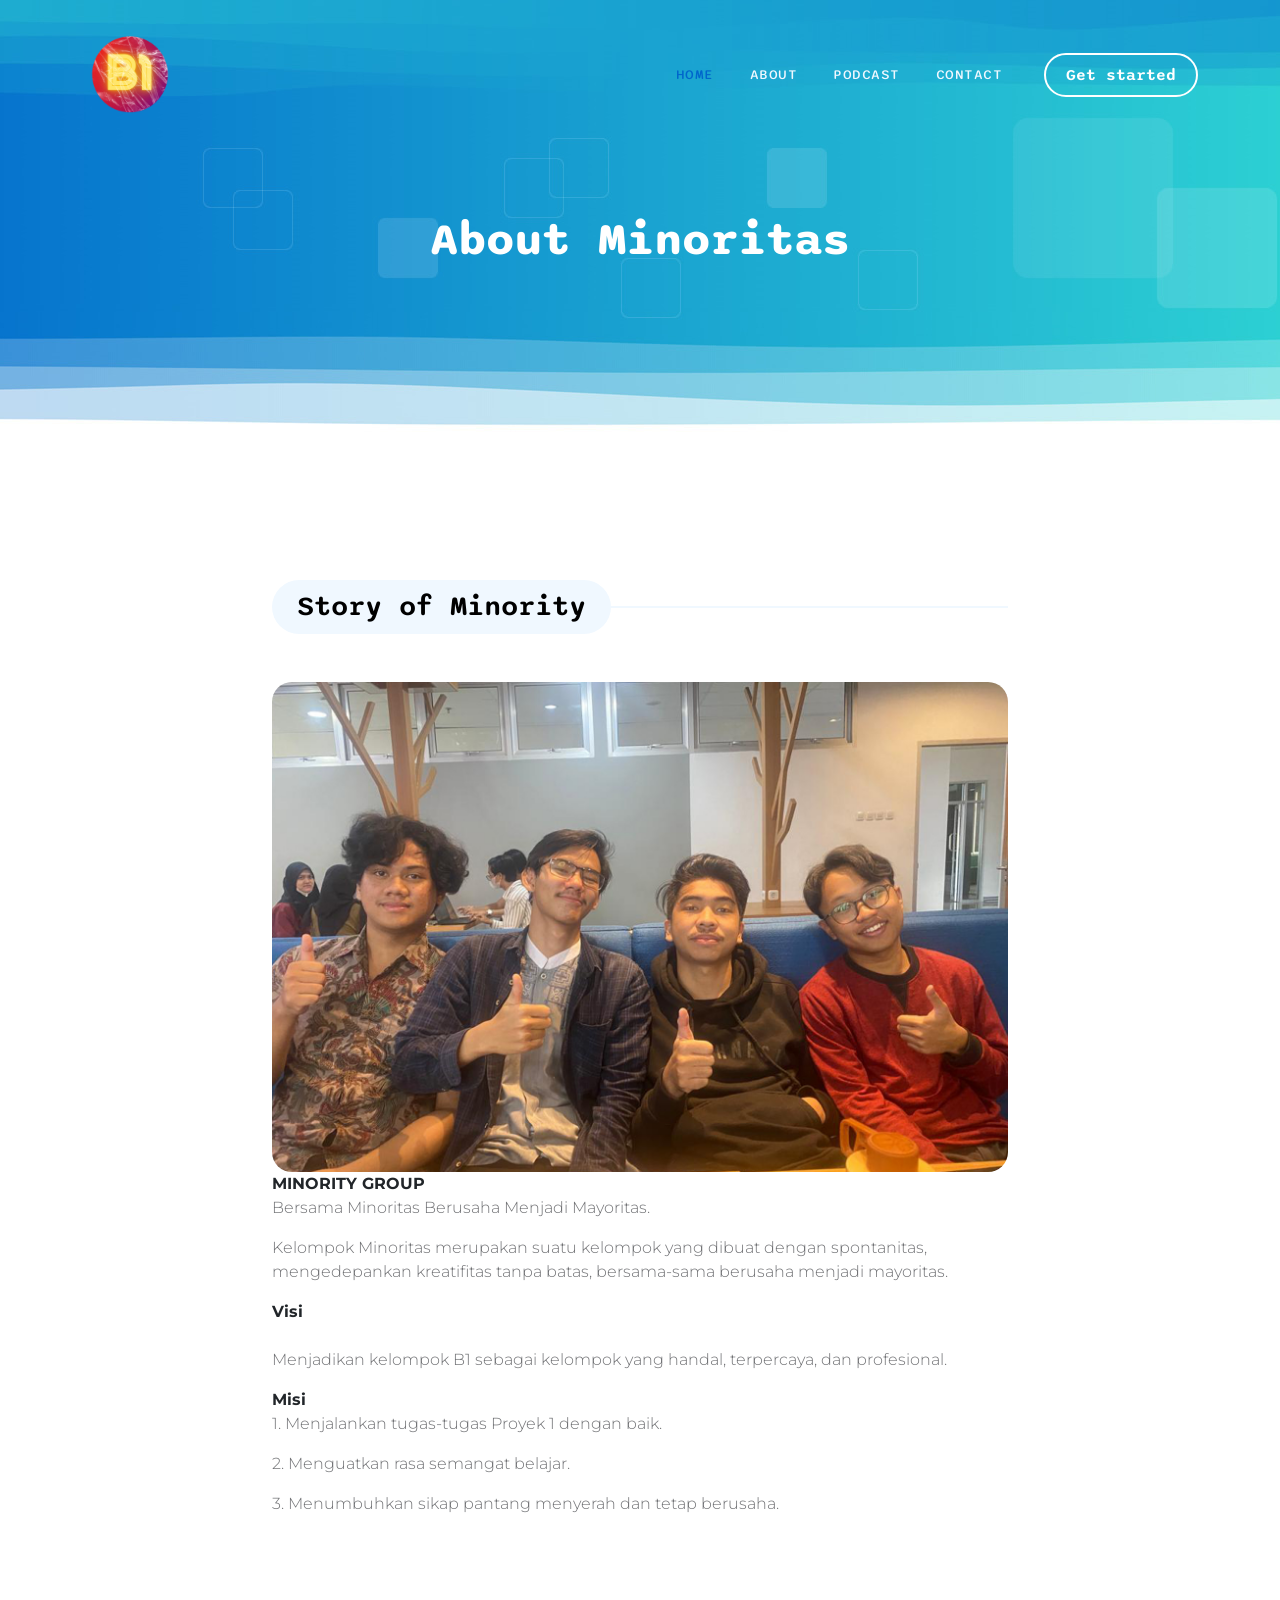
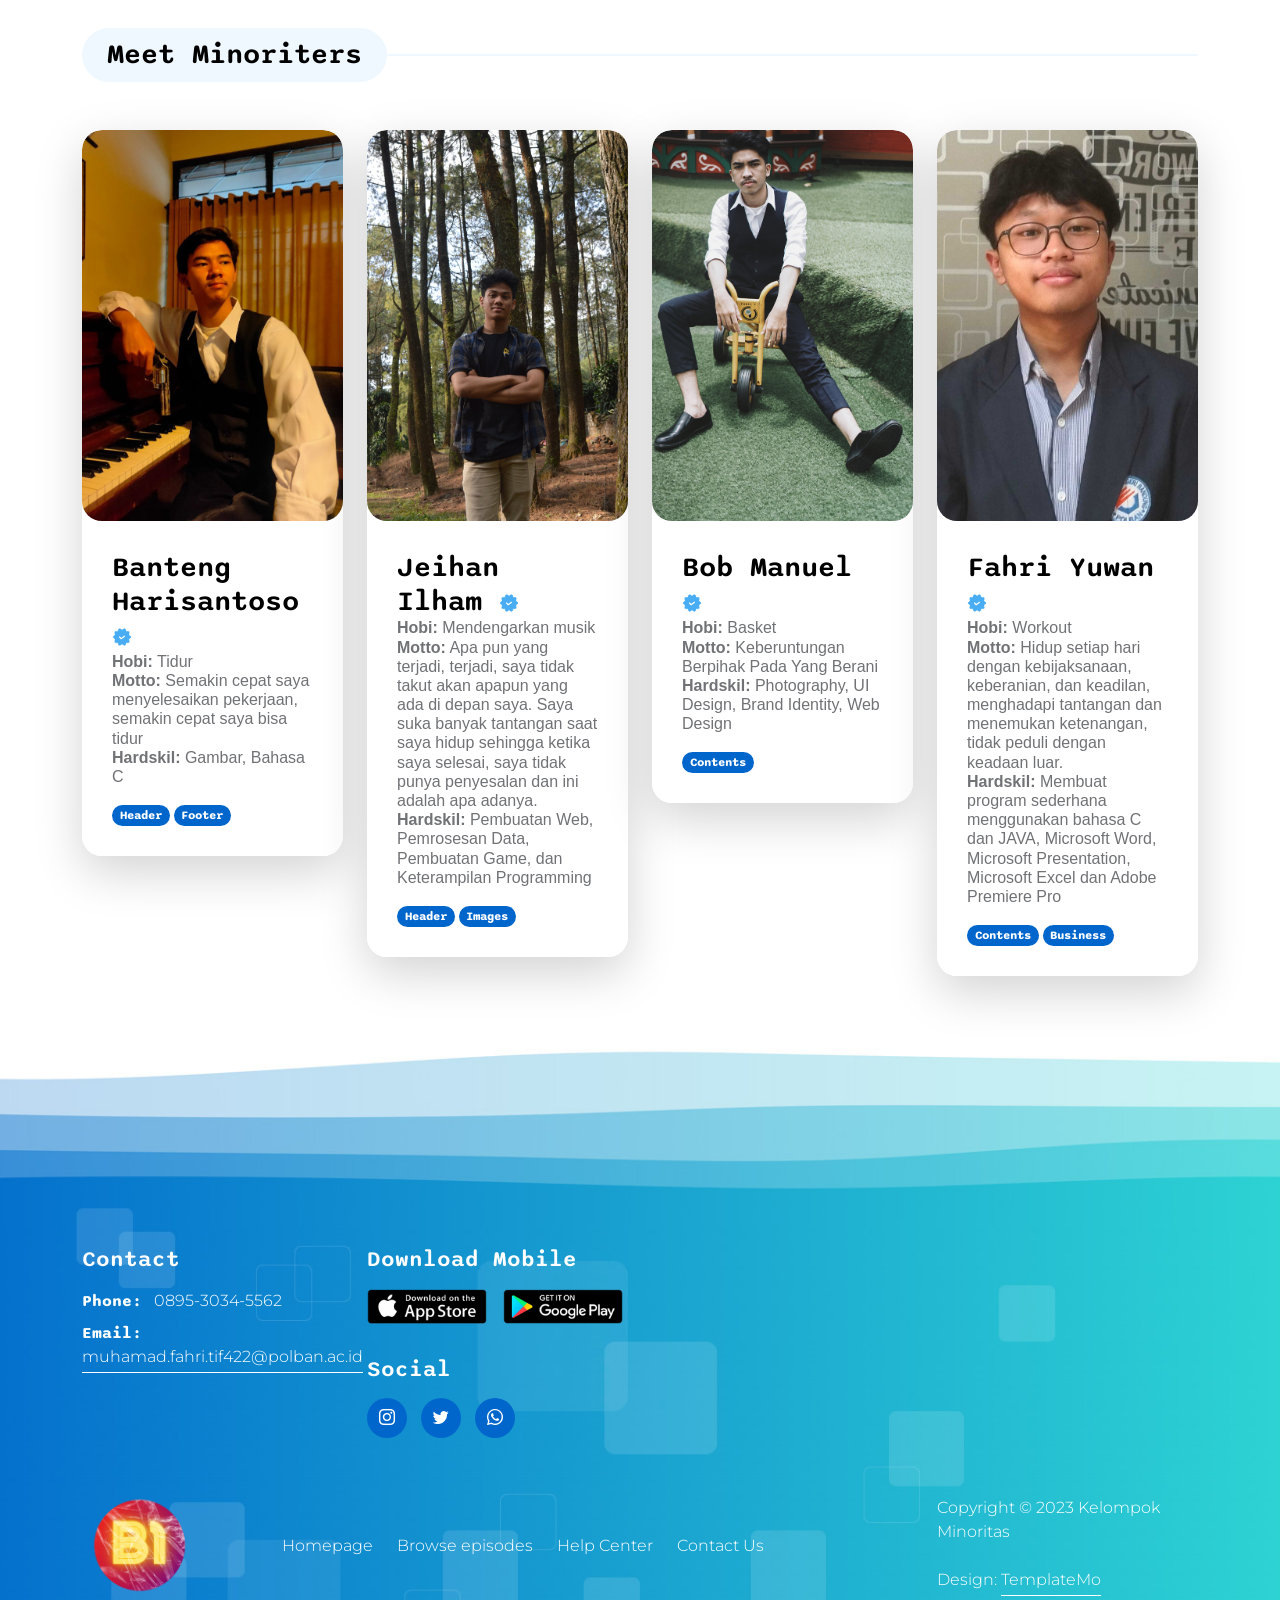
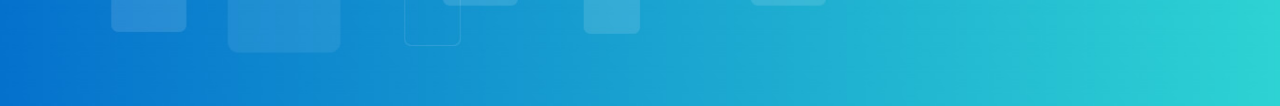
<file: about.html>
<!doctype html>
<html lang="en">
    <head>
        <meta charset="utf-8">
        <meta name="viewport" content="width=device-width, initial-scale=1">

        <meta name="description" content="">
        <meta name="author" content="">

        <title>Kelompok Minoritas - About Page</title>

        <!-- CSS FILES -->        
        <link rel="preconnect" href="https://fonts.googleapis.com">
        
        <link rel="preconnect" href="https://fonts.gstatic.com" crossorigin>

        <link href="https://fonts.googleapis.com/css2?family=Montserrat:wght@300;400&family=Sono:wght@200;300;400;500;700&display=swap" rel="stylesheet">
                        
        <link rel="stylesheet" href="css/bootstrap.min.css">

        <link rel="stylesheet" href="css/bootstrap-icons.css">

        <link rel="stylesheet" href="css/owl.carousel.min.css">
        
        <link rel="stylesheet" href="css/owl.theme.default.min.css">

        <link href="css/templatemo-pod-talk.css" rel="stylesheet">
<!--

TemplateMo 584 Pod Talk

https://templatemo.com/tm-584-pod-talk

-->
    </head>
    
    <body>

        <main>

            <nav class="navbar navbar-expand-lg">
                <div class="container">
                    <a class="navbar-brand me-lg-5 me-0" href="index.html">
                        <img src="images/pod-talk-logo.png" class="logo-image img-fluid" alt="templatemo pod talk">
                    </a>

                    
    
                    <button class="navbar-toggler" type="button" data-bs-toggle="collapse" data-bs-target="#navbarNav" aria-controls="navbarNav" aria-expanded="false" aria-label="Toggle navigation">
                        <span class="navbar-toggler-icon"></span>
                    </button>
    
                    <div class="collapse navbar-collapse" id="navbarNav">
                        <ul class="navbar-nav ms-lg-auto">
                            <li class="nav-item">
                                <a class="nav-link active" href="index.html">Home</a>
                            </li>

                            <li class="nav-item">
                                <a class="nav-link" href="about.html">About</a>
                            </li>

                            <li class="nav-item">
                                <a class="nav-link" href="detail-page.html">Podcast</a>
                            </li>

                            <li class="nav-item">
                                <a class="nav-link" href="contact.html">Contact</a>
                            </li>
                        </ul>

                        <div class="ms-4">
                            <a href="index.html" class="btn custom-btn custom-border-btn smoothscroll">Get started</a>
                        </div>
                    </div>
                </div>
            </nav>


            <header class="site-header d-flex flex-column justify-content-center align-items-center">
                <div class="container">
                    <div class="row">

                        <div class="col-lg-12 col-12 text-center">

                            <h2 class="mb-0">About Minoritas</h2>
                        </div>

                    </div>
                </div>
            </header>
            

            <section class="about-section section-padding" id="section_2">
                <div class="container">
                    <div class="row">

                        <div class="col-lg-8 col-12 mx-auto">
                            <div class="pb-5 mb-5">
                                <div class="section-title-wrap mb-4">
                                    <h4 class="section-title">Story of Minority</h4>
                                </div>

                                <img src="images/medium-shot-young-people-recording-podcast.jpg" class="about-image mt-5 img-fluid" alt="">
                                <b>MINORITY GROUP<br></b>
                                <p>Bersama Minoritas Berusaha Menjadi Mayoritas.</p>
                                <p>Kelompok Minoritas merupakan suatu kelompok yang dibuat dengan spontanitas, mengedepankan kreatifitas tanpa batas, bersama-sama berusaha menjadi mayoritas.</p>
                                <b>Visi</b>
                                <p><br>Menjadikan kelompok B1 sebagai kelompok yang handal, terpercaya, dan profesional.</p></p>
                                <b>Misi</b>
                                <p>1. Menjalankan tugas-tugas Proyek 1 dengan baik.</p>
                                <p>2. Menguatkan rasa semangat belajar.</p>
                                <p>3. Menumbuhkan sikap pantang menyerah dan tetap berusaha.</p>

                            </div>
                        </div>

                        <div class="col-lg-12 col-12">
                            <div class="section-title-wrap mb-5">
                                <h4 class="section-title">Meet Minoriters</h4>
                            </div>
                        </div>
                        
                        <div class="col-lg-3 col-md-6 col-12 mb-4 mb-lg-0">
                            <div class="team-thumb bg-white shadow-lg">
                                <img src="images/profile/cute-smiling-woman-outdoor-portrait.jpg" class="about-image img-fluid" alt="">

                                <div class="team-info">
                                    <h4 class="mb-2">
                                        Banteng Harisantoso
                                        <img src="images/verified.png" class="verified-image img-fluid" alt="">
                                        <p style="font-family: Arial"> <b>Hobi:</b> Tidur<br><b>Motto:</b> Semakin cepat saya menyelesaikan pekerjaan, semakin cepat saya bisa tidur<br><b>Hardskil:</b> Gambar, Bahasa C<br></p>
                                        
                                    </h4>

                                    <span class="badge">Header</span>

                                    <span class="badge">Footer</span>
                                </div>

                                <div class="social-share">
                                        <ul class="social-icon">
                                            <li class="social-icon-item">
                                                <a href="https://www.instagram.com/harisantoso03" class="social-icon-link bi-instagram"></a>
                                            </li>

                                            <li class="social-icon-item">
                                                <a href="https://web.facebook.com/ijen03" class="social-icon-link bi-facebook"></a>
                                            </li>
                                        </ul>
                                    </div>
                            </div>
                        </div>

                        <div class="col-lg-3 col-md-6 col-12 mb-4 mb-lg-0">
                            <div class="team-thumb bg-white shadow-lg">
                                <img src="images/profile/handsome-asian-man-listening-music-through-headphones.jpg" class="about-image img-fluid" alt="">

                                <div class="team-info">
                                    <h4 class="mb-2">
                                        Jeihan Ilham
                                        <img src="images/verified.png" class="verified-image img-fluid" alt="">
                                        <p style="font-family: Arial"> <b>Hobi:</b> Mendengarkan musik<br><b>Motto:</b> Apa pun yang terjadi, terjadi, saya tidak takut akan apapun yang ada di depan saya. Saya suka banyak tantangan saat saya hidup sehingga ketika saya selesai, saya tidak punya penyesalan dan ini adalah apa adanya.<br><b>Hardskil:</b> Pembuatan Web, Pemrosesan Data, Pembuatan Game, dan Keterampilan Programming<br></p>
										
                                    </h4>

                                    <span class="badge">Header</span>

                                    <span class="badge">Images</span>
                                </div>
                                
                                <div class="social-share">
                                    <ul class="social-icon">
                                        <li class="social-icon-item">
                                            <a href="https://twitter.com/FakeXin" class="social-icon-link bi-twitter"></a>
                                        </li>

                                        <li class="social-icon-item">
                                            <a href="https://web.facebook.com/jehan.ilham" class="social-icon-link bi-facebook"></a>
                                        </li>

                                        <li class="social-icon-item">
                                            <a href="https://id.pinterest.com/jeihanxin/" class="social-icon-link bi-pinterest"></a>
                                        </li>
                                    </ul>
                                </div>
                            </div>
                        </div>

                        <div class="col-lg-3 col-md-6 col-12 mb-4 mb-lg-0 mb-md-0">
                            <div class="team-thumb bg-white shadow-lg">
                                <img src="images/profile/smart-attractive-asian-glasses-male-standing-smile-with-freshness-joyful-casual-blue-shirt-portrait-white-background.jpg" class="about-image img-fluid" alt="">

                                <div class="team-info">
                                    <h4 class="mb-2">
                                        Bob Manuel
                                        <img src="images/verified.png" class="verified-image img-fluid" alt="">
                                         <p style="font-family: Arial"> <b>Hobi:</b> Basket<br><b>Motto:</b> Keberuntungan Berpihak Pada Yang Berani<br><b>Hardskil:</b> Photography, UI Design, Brand Identity, Web Design<br></p>
									</h4>

                                    <span class="badge">Contents</span>
                                </div>

                                <div class="social-share">
                                        <ul class="social-icon">
                                            <li class="social-icon-item">
                                                <a href="https://twitter.com/Bobskaii" class="social-icon-link bi-twitter"></a>
                                            </li>
                                        <li class="social-icon-item">
                                            <a href="https://www.instagram.com/bobmnueel" class="social-icon-link bi-instagram"></a>
                                        </li>											

                                        </ul>
                                    </div>
                            </div>
                        </div>

                        <div class="col-lg-3 col-md-6 col-12">
                            <div class="team-thumb bg-white shadow-lg">
                                <img src="images/profile/smiling-business-woman-with-folded-hands-against-white-wall-toothy-smile-crossed-arms.jpg" class="about-image img-fluid" alt="">

                                <div class="team-info">
                                    <h4 class="mb-2">
                                        Fahri Yuwan
                                        <img src="images/verified.png" class="verified-image img-fluid" alt="">
                                        <p style="font-family: Arial"> <b>Hobi:</b> Workout<br><b>Motto:</b> Hidup setiap hari dengan kebijaksanaan, keberanian, dan keadilan, menghadapi tantangan dan menemukan ketenangan, tidak peduli dengan keadaan luar.<br><b>Hardskil:</b> Membuat program sederhana menggunakan bahasa C dan JAVA, Microsoft Word, Microsoft Presentation, Microsoft Excel dan Adobe Premiere Pro<br></p>                                    
									</h4>

                                    <span class="badge">Contents</span>

                                    <span class="badge">Business</span>
                                </div>

                                <div class="social-share">
                                    <ul class="social-icon">
                                        <li class="social-icon-item">
                                            <a href="https://www.instagram.com/fahriyuwan_12" class="social-icon-link bi-instagram"></a>
                                        </li>									
                                        <li class="social-icon-item">
                                            <a href="https://twitter.com/Yuuhhhuuuu2" class="social-icon-link bi-twitter"></a>
                                        </li>

                                        <li class="social-icon-item">
                                            <a href="https://web.facebook.com/profile.php?id=100001939442697" class="social-icon-link bi-facebook"></a>
                                        </li>
                                    </ul>
                                </div>
                            </div>
                        </div>

                    </div>
                </div>
            </section>
        </main>


        <footer class="site-footer">   
            <div class="container">
                <div class="row">

                    <div class="col-lg-3 col-md-6 col-12 mb-4 mb-md-0 mb-lg-0">
                        <h6 class="site-footer-title mb-3">Contact</h6>

                        <p class="mb-2"><strong class="d-inline me-2">Phone:</strong> 0895-3034-5562</p>

                        <p>
                            <strong class="d-inline me-2">Email:</strong>
                            <a href="#">muhamad.fahri.tif422@polban.ac.id</a> 
                        </p>
                    </div>

                    <div class="col-lg-3 col-md-6 col-12">
                        <h6 class="site-footer-title mb-3">Download Mobile</h6>

                        <div class="site-footer-thumb mb-4 pb-2">
                            <div class="d-flex flex-wrap">
                                <a href="https://apps.apple.com/us/app/spotify-music-and-podcasts/id324684580">
                                    <img src="images/app-store.png" class="me-3 mb-2 mb-lg-0 img-fluid" alt="">
                                </a>

                                <a href="https://play.google.com/store/apps/details?id=com.spotify.music&hl=id&gl=US">
                                    <img src="images/play-store.png" class="img-fluid" alt="">
                                </a>
                            </div>
                        </div>

                        <h6 class="site-footer-title mb-3">Social</h6>

                        <ul class="social-icon">
                            <li class="social-icon-item">
                                <a href="https://www.instagram.com/dramatif4b_22/?hl=id" class="social-icon-link bi-instagram"></a>
                            </li>

                            <li class="social-icon-item">
                                <a href="https://twitter.com/infoPOLBAN?ref_src=twsrc%5Egoogle%7Ctwcamp%5Eserp%7Ctwgr%5Eauthor" class="social-icon-link bi-twitter"></a>
                            </li>

                            <li class="social-icon-item">
                                <a href="https://wa.me/6289530345562" class="social-icon-link bi-whatsapp"></a>
                            </li>
                        </ul>
                    </div>

                </div>
            </div>

            <div class="container pt-5">
                <div class="row align-items-center">

                    <div class="col-lg-2 col-md-3 col-12">
                        <a class="navbar-brand" href="index.html">
                            <img src="images/pod-talk-logo.png" class="logo-image img-fluid" alt="templatemo pod talk">
                        </a>
                    </div>

                    <div class="col-lg-7 col-md-9 col-12">
                        <ul class="site-footer-links">
                            <li class="site-footer-link-item">
                                <a href="#" class="site-footer-link">Homepage</a>
                            </li>

                            <li class="site-footer-link-item">
                                <a href="#section_2" class="site-footer-link">Browse episodes</a>
                            </li>

                            <li class="site-footer-link-item">
                                <a href="mailto:banteng.harisantoso.tif422@polban.ac.id" class="site-footer-link">Help Center</a>
                            </li>

                            <li class="site-footer-link-item">
                                <a href="https://wa.me/6289530345562" class="site-footer-link">Contact Us</a>
                            </li>
                        </ul>
                    </div>

                    <div class="col-lg-3 col-12">
                        <p class="copyright-text mb-0">Copyright © 2023 Kelompok Minoritas
                        <br><br>
                        Design: <a rel="nofollow" href="https://templatemo.com/page/1" target="_parent">TemplateMo</a></p>
                    </div>
                </div>
            </div>
        </footer>



        <!-- JAVASCRIPT FILES -->
        <script src="js/jquery.min.js"></script>
        <script src="js/bootstrap.bundle.min.js"></script>
        <script src="js/owl.carousel.min.js"></script>
        <script src="js/custom.js"></script>

    </body>
</html>
</file>
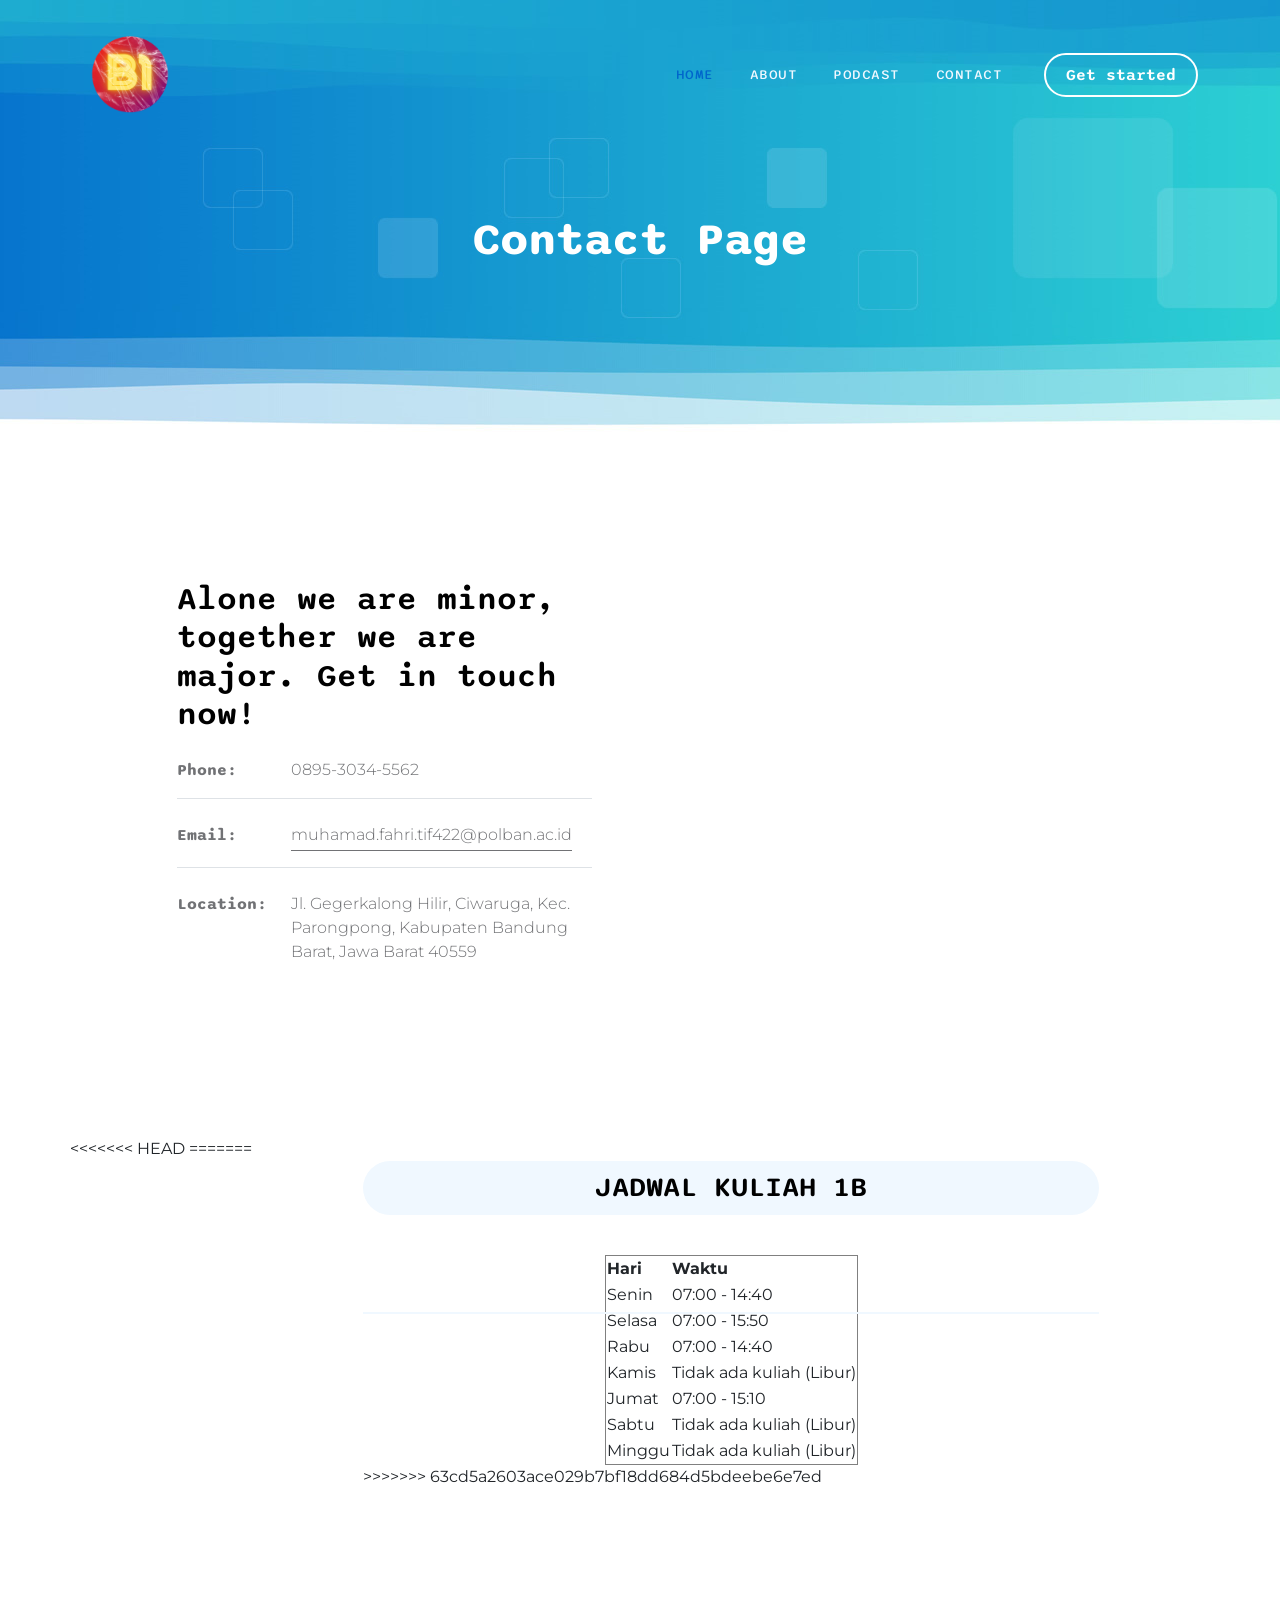
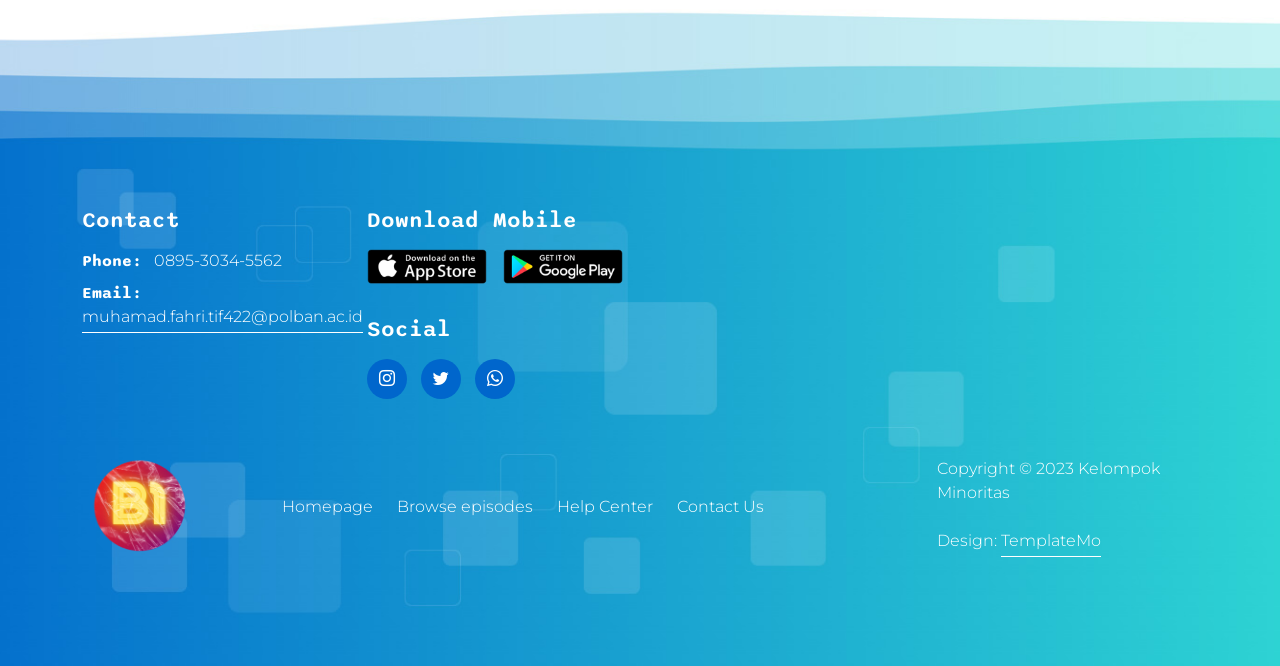
<file: contact.html>
<!doctype html>
<html lang="en">
    <head>
        <meta charset="utf-8">
        <meta name="viewport" content="width=device-width, initial-scale=1">

        <meta name="description" content="">
        <meta name="author" content="">

        <title>Pod Talk - Contact Page</title>

        <!-- CSS FILES -->        
        <link rel="preconnect" href="https://fonts.googleapis.com">
        
        <link rel="preconnect" href="https://fonts.gstatic.com" crossorigin>

        <link href="https://fonts.googleapis.com/css2?family=Montserrat:wght@300;400&family=Sono:wght@200;300;400;500;700&display=swap" rel="stylesheet">
                        
        <link rel="stylesheet" href="css/bootstrap.min.css">

        <link rel="stylesheet" href="css/bootstrap-icons.css">

        <link rel="stylesheet" href="css/owl.carousel.min.css">
        
        <link rel="stylesheet" href="css/owl.theme.default.min.css">

        <link href="css/templatemo-pod-talk.css" rel="stylesheet">
<!--

TemplateMo 584 Pod Talk

https://templatemo.com/tm-584-pod-talk

-->
    </head>
    <body>
        <main> 
			<nav class="navbar navbar-expand-lg">
                <div class="container">
                    <a class="navbar-brand me-lg-5 me-0" href="index.html">
                        <img src="images/pod-talk-logo.png" class="logo-image img-fluid" alt="templatemo pod talk">
                    </a>

    
                    <button class="navbar-toggler" type="button" data-bs-toggle="collapse" data-bs-target="#navbarNav" aria-controls="navbarNav" aria-expanded="false" aria-label="Toggle navigation">
                        <span class="navbar-toggler-icon"></span>
                    </button>
    
                    <div class="collapse navbar-collapse" id="navbarNav">
                        <ul class="navbar-nav ms-lg-auto">
                            <li class="nav-item">
                                <a class="nav-link active" href="index.html">Home</a>
                            </li>

                            <li class="nav-item">
                                <a class="nav-link" href="about.html">About</a>
                            </li>

                            <li class="nav-item">
                                <a class="nav-link" href="detail-page.html">Podcast</a>
                            </li>

                            <li class="nav-item">
                                <a class="nav-link" href="contact.html">Contact</a>
                            </li>
                        </ul>

                        <div class="ms-4">
                            <a href="index.html" class="btn custom-btn custom-border-btn smoothscroll">Get started</a>
                        </div>
                    </div>
                </div>
            </nav>


            <header class="site-header d-flex flex-column justify-content-center align-items-center">
                <div class="container">
                    <div class="row">

                        <div class="col-lg-12 col-12 text-center">

                            <h2 class="mb-0">Contact Page</h2>
                        </div>

                    </div>
                </div>
            </header>
            

            <section class="section-padding" id="section_2">
                <div class="container">
                    <div class="row justify-content-center">   
                        <div class="col-lg-5 col-12 pe-lg-5">
                            <div class="contact-info">
                                <h3 class="mb-4">Alone we are minor, together we are major. Get in touch now!</h3>

                                <p class="d-flex border-bottom pb-3 mb-4">
                                    <strong class="d-inline me-4">Phone:</strong>
                                    <span>0895-3034-5562</span>
                                </p>

                                <p class="d-flex border-bottom pb-3 mb-4">
                                    <strong class="d-inline me-4">Email:</strong>
                                    <a href="mailto:muhamad.fahri.tif422@polban.ac.id"> muhamad.fahri.tif422@polban.ac.id</a>  
                                </p>

                                <p class="d-flex">
                                    <strong class="d-inline me-4">Location:</strong>
                                    <span>Jl. Gegerkalong Hilir, Ciwaruga, Kec. Parongpong, Kabupaten Bandung Barat, Jawa Barat 40559</span>
                                </p>
                            </div>
                        </div>

                        <div class="col-lg-5 col-12 mt-5 mt-lg-0">
                            <iframe class="google-map" src="https://www.google.com/maps/embed?pb=!1m18!1m12!1m3!1d15844.614598236687!2d107.5650391794798!3d-6.872186017303564!2m3!1f0!2f0!3f0!3m2!1i1024!2i768!4f13.1!3m3!1m2!1s0x2e68e420abc30acf%3A0x10569255865460a5!2sPoliteknik%20Negeri%20Bandung!5e0!3m2!1sid!2sid!4v1676000426815!5m2!1sid!2sid" width="600" height="450" style="border:0;" allowfullscreen="" loading="lazy" referrerpolicy="no-referrer-when-downgrade"></iframe>
                        </div>

                    </div>
                </div>
            </section>

            <section class="contact-section section-padding pt-0">
                <div class="container">
                    <div class="row">

<<<<<<< HEAD
                        
=======
                        <div class="col-lg-8 col-12 mx-auto">
                            <div class="section-title-wrap mb-5">
							<br>
								<h4 class="section-title d-flex justify-content-center items-center">JADWAL KULIAH 1B</h4>
							<br>
							</p>
							<style>
								  table {
									margin: auto;
								  }
								</style>
								<table border="1">
									  <tr>
										<th>Hari</th>
										<th>Waktu</th>
									  </tr>
									  <tr>
										<td>Senin</td>
										<td>07:00 - 14:40</td>
									  </tr>
									  <tr>
										<td>Selasa</td>
										<td>07:00 - 15:50</td>
									  </tr>
									  <tr>
										<td>Rabu</td>
										<td>07:00 - 14:40</td>
									  </tr>
									  <tr>
										<td>Kamis</td>
										<td>Tidak ada kuliah (Libur)</td>
									  </tr>
									  <tr>
										<td>Jumat</td>
										<td>07:00 - 15:10</td>
									  </tr>
									  <tr>
										<td>Sabtu</td>
										<td>Tidak ada kuliah (Libur)</td>
									  </tr>
									  <tr>
										<td>Minggu</td>
										<td>Tidak ada kuliah (Libur)</td>
									  </tr>
								</table>
                  
>>>>>>> 63cd5a2603ace029b7bf18dd684d5bdeebe6e7ed

                    </div>
                </div>
            </section>
        </main>


        <footer class="site-footer">   
            <div class="container">
                <div class="row">

                    <div class="col-lg-3 col-md-6 col-12 mb-4 mb-md-0 mb-lg-0">
                        <h6 class="site-footer-title mb-3">Contact</h6>

                        <p class="mb-2"><strong class="d-inline me-2">Phone:</strong> 0895-3034-5562</p>

                        <p>
                            <strong class="d-inline me-2">Email:</strong>
                            <a href="mailto:muhamad.fahri.tif422@polban.ac.id"> muhamad.fahri.tif422@polban.ac.id</a>  
                        </p>
                    </div>

                    <div class="col-lg-3 col-md-6 col-12">
                        <h6 class="site-footer-title mb-3">Download Mobile</h6>

                        <div class="site-footer-thumb mb-4 pb-2">
                            <div class="d-flex flex-wrap">
                                <a href="https://apps.apple.com/us/app/spotify-music-and-podcasts/id324684580">
                                    <img src="images/app-store.png" class="me-3 mb-2 mb-lg-0 img-fluid" alt="">
                                </a>

                                <a href="https://play.google.com/store/apps/details?id=com.spotify.music&hl=id&gl=US">
                                    <img src="images/play-store.png" class="img-fluid" alt="">
                                </a>
                            </div>
                        </div>

                        <h6 class="site-footer-title mb-3">Social</h6>

                        <ul class="social-icon">
                            <li class="social-icon-item">
                                <a href="https://www.instagram.com/dramatif4b_22/?hl=id" class="social-icon-link bi-instagram"></a>
                            </li>

                            <li class="social-icon-item">
                                <a href="https://twitter.com/infoPOLBAN?ref_src=twsrc%5Egoogle%7Ctwcamp%5Eserp%7Ctwgr%5Eauthor" class="social-icon-link bi-twitter"></a>
                            </li>

                            <li class="social-icon-item">
                                <a href="https://wa.me/6289530345562" class="social-icon-link bi-whatsapp"></a>
                            </li>
                        </ul>
                    </div>

                </div>
            </div>

            <div class="container pt-5">
                <div class="row align-items-center">

                    <div class="col-lg-2 col-md-3 col-12">
                        <a class="navbar-brand" href="index.html">
                            <img src="images/pod-talk-logo.png" class="logo-image img-fluid" alt="templatemo pod talk">
                        </a>
                    </div>

                    <div class="col-lg-7 col-md-9 col-12">
                        <ul class="site-footer-links">
                            <li class="site-footer-link-item">
                                <a href="#" class="site-footer-link">Homepage</a>
                            </li>

                            <li class="site-footer-link-item">
                                <a href="#section_2" class="site-footer-link">Browse episodes</a>
                            </li>

                            <li class="site-footer-link-item">
                                <a href="mailto:banteng.harisantoso.tif422@polban.ac.id" class="site-footer-link">Help Center</a>
                            </li>

                            <li class="site-footer-link-item">
                                <a href="https://wa.me/6289530345562" class="site-footer-link">Contact Us</a>
                            </li>
                        </ul>
                    </div>

                    <div class="col-lg-3 col-12">
                        <p class="copyright-text mb-0">Copyright © 2023 Kelompok Minoritas
                        <br><br>
                        Design: <a rel="nofollow" href="https://templatemo.com/page/1" target="_parent">TemplateMo</a></p>
                    </div>
                </div>
            </div>
        </footer>


        <!-- JAVASCRIPT FILES -->
        <script src="js/jquery.min.js"></script>
        <script src="js/bootstrap.bundle.min.js"></script>
        <script src="js/owl.carousel.min.js"></script>
        <script src="js/custom.js"></script>

    </body>
</html>
</file>
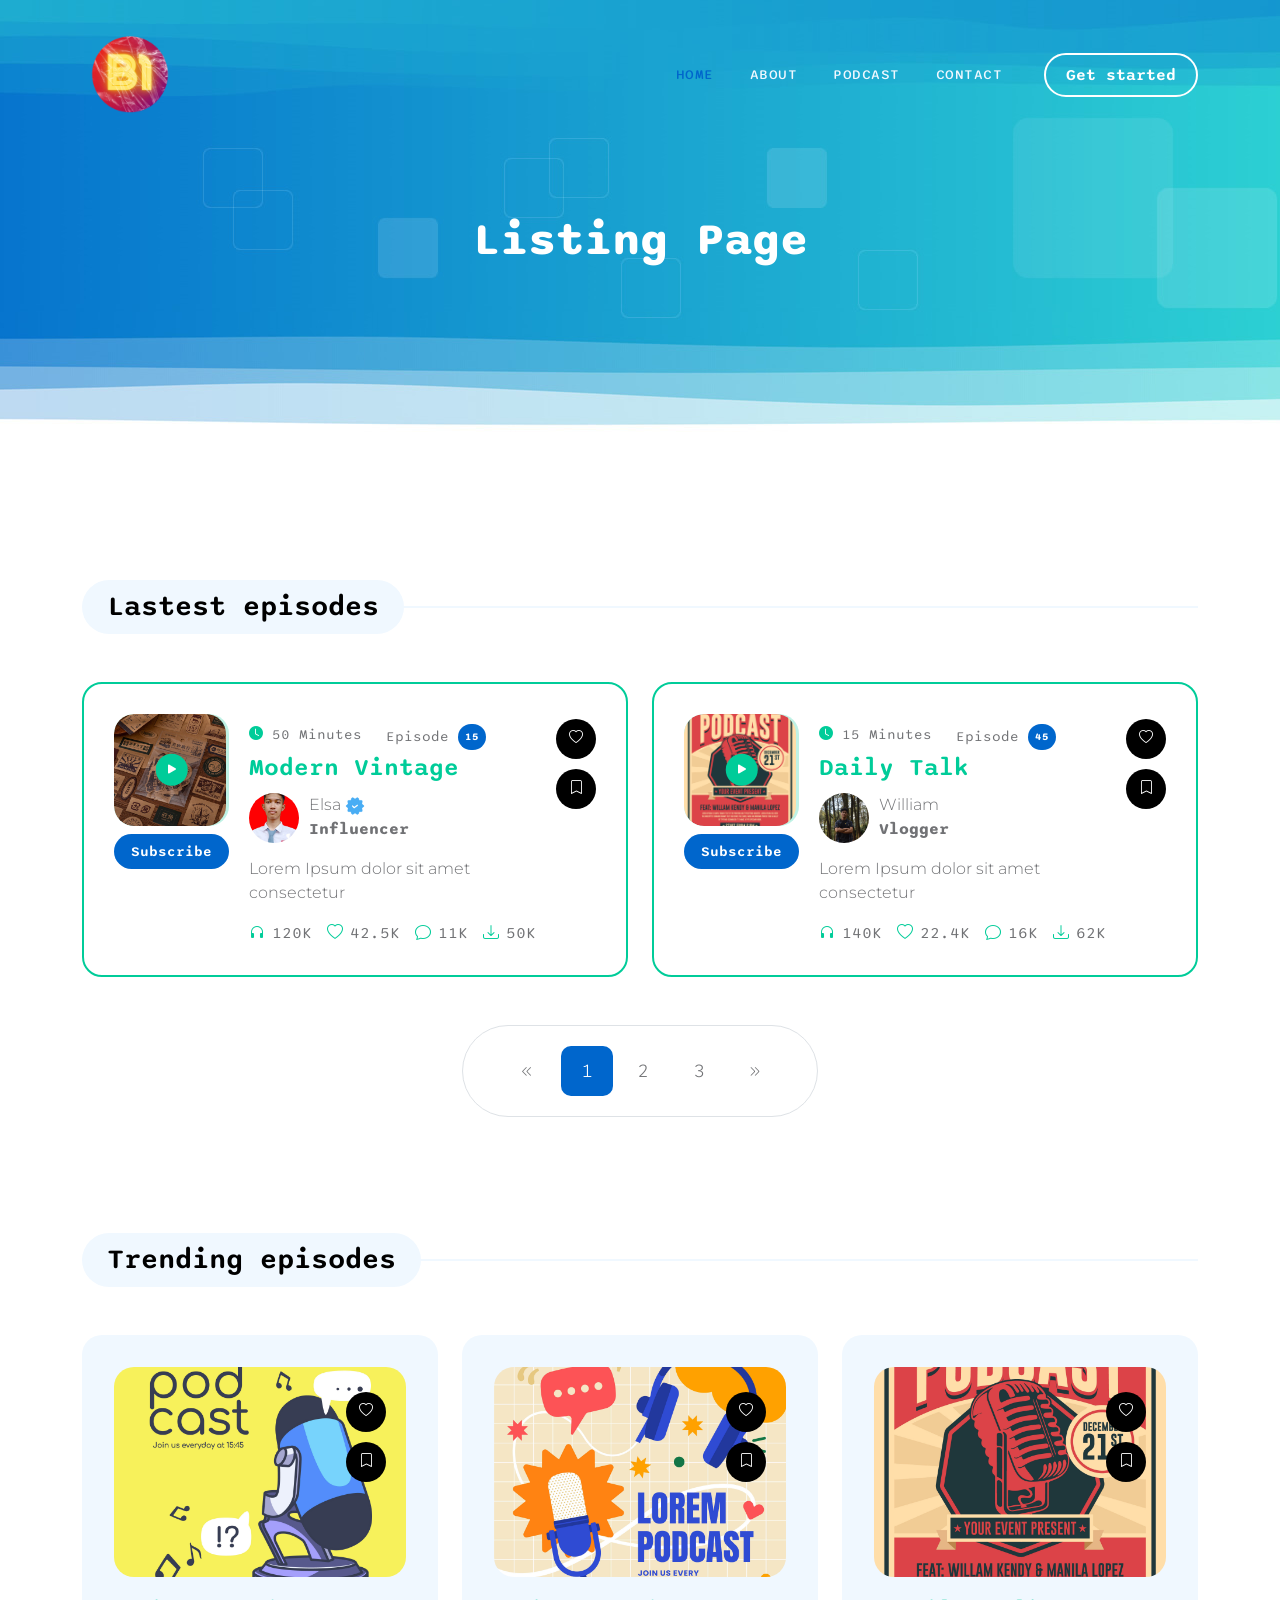
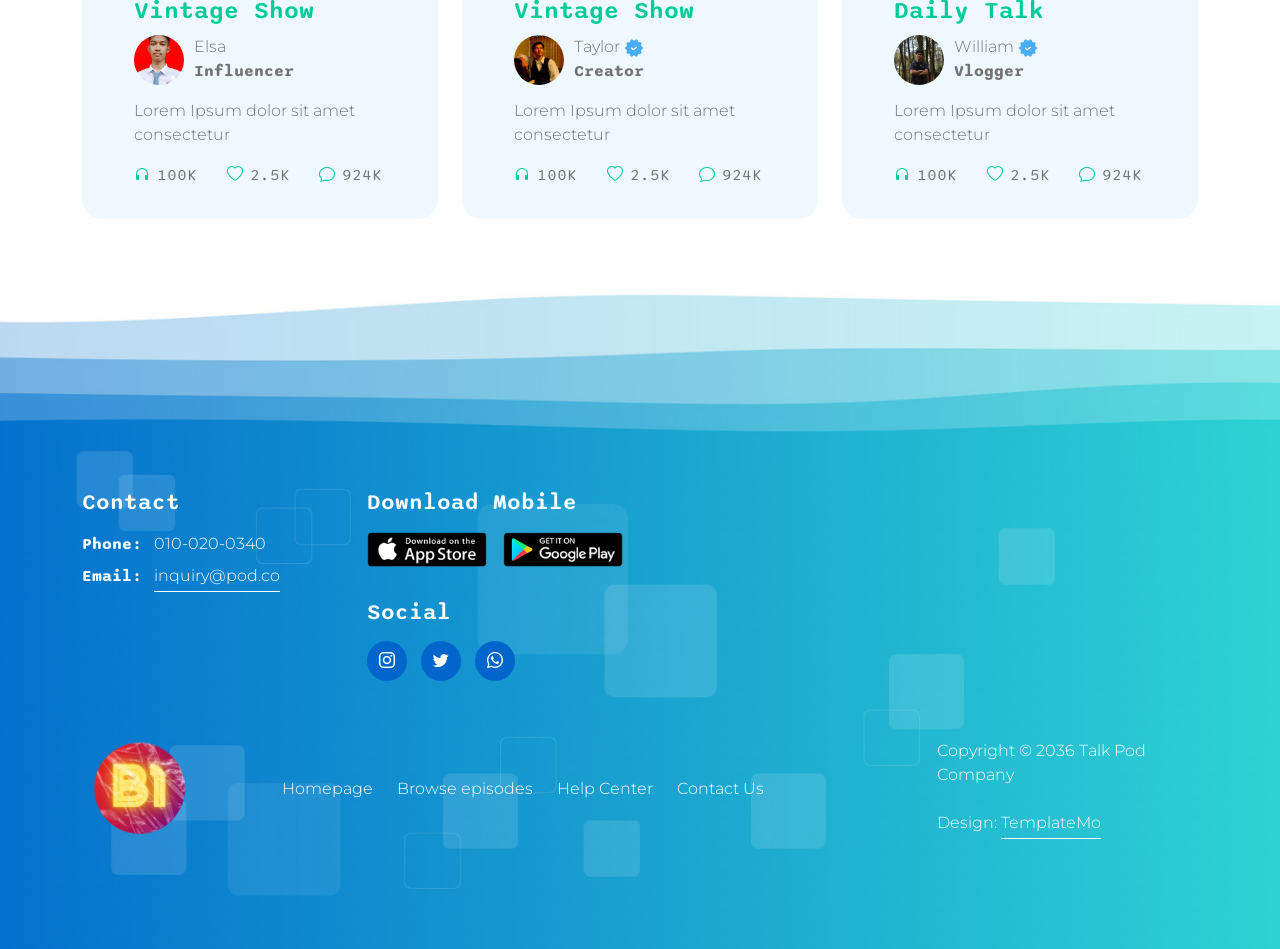
<file: listing-page.html>
<!doctype html>
<html lang="en">
    <head>
        <meta charset="utf-8">
        <meta name="viewport" content="width=device-width, initial-scale=1">

        <meta name="description" content="">
        <meta name="author" content="">

        <title>Pod Talk - Listing Page</title>

        <!-- CSS FILES -->        
        <link rel="preconnect" href="https://fonts.googleapis.com">
        
        <link rel="preconnect" href="https://fonts.gstatic.com" crossorigin>

        <link href="https://fonts.googleapis.com/css2?family=Montserrat:wght@300;400&family=Sono:wght@200;300;400;500;700&display=swap" rel="stylesheet">
                        
        <link rel="stylesheet" href="css/bootstrap.min.css">

        <link rel="stylesheet" href="css/bootstrap-icons.css">

        <link rel="stylesheet" href="css/owl.carousel.min.css">
        
        <link rel="stylesheet" href="css/owl.theme.default.min.css">

        <link href="css/templatemo-pod-talk.css" rel="stylesheet">
<!--

TemplateMo 584 Pod Talk

https://templatemo.com/tm-584-pod-talk

-->
    </head>
    
    <body>

        <main>

            <nav class="navbar navbar-expand-lg">
                <div class="container">
                    <a class="navbar-brand me-lg-5 me-0" href="index.html">
                        <img src="images/pod-talk-logo.png" class="logo-image img-fluid" alt="templatemo pod talk">
                    </a>
    
                    <button class="navbar-toggler" type="button" data-bs-toggle="collapse" data-bs-target="#navbarNav" aria-controls="navbarNav" aria-expanded="false" aria-label="Toggle navigation">
                        <span class="navbar-toggler-icon"></span>
                    </button>
    
                    <div class="collapse navbar-collapse" id="navbarNav">
                        <ul class="navbar-nav ms-lg-auto">
                            <li class="nav-item">
                                <a class="nav-link active" href="index.html">Home</a>
                            </li>

                            <li class="nav-item">
                                <a class="nav-link" href="about.html">About</a>
                            </li>

                            <li class="nav-item">
                                <a class="nav-link" href="detail-page.html">Podcast</a>
                            </li>

                            <li class="nav-item">
                                <a class="nav-link" href="contact.html">Contact</a>
                            </li>
                        </ul>
                        <div class="ms-4">
                            <a href="index.html" class="btn custom-btn custom-border-btn smoothscroll">Get started</a>
                        </div>
                    </div>
                </div>
            </nav>
            

             <header class="site-header d-flex flex-column justify-content-center align-items-center">
                <div class="container">
                    <div class="row">

                        <div class="col-lg-12 col-12 text-center">

                            <h2 class="mb-0">Listing Page</h2>
                        </div>

                    </div>
                </div>
            </header>


            <section class="latest-podcast-section section-padding" id="section_2">
                <div class="container">
                    <div class="row justify-content-center">

                        <div class="col-lg-12 col-12">
                            <div class="section-title-wrap mb-5">
                                <h4 class="section-title">Lastest episodes</h4>
                            </div>
                        </div>

                        <div class="col-lg-6 col-12 mb-4 mb-lg-0">
                            <div class="custom-block d-flex">
                                <div class="">
                                    <div class="custom-block-icon-wrap">
                                        <div class="section-overlay"></div>
                                        <a href="detail-page.html" class="custom-block-image-wrap">
                                            <img src="images/podcast/11683425_4790593.jpg" class="custom-block-image img-fluid" alt="">

                                            <a href="#" class="custom-block-icon">
                                                <i class="bi-play-fill"></i>
                                            </a>
                                        </a>
                                    </div>

                                    <div class="mt-2">
                                        <a href="#" class="btn custom-btn">
                                            Subscribe
                                        </a>
                                    </div>
                                </div>

                                <div class="custom-block-info">
                                    <div class="custom-block-top d-flex mb-1">
                                        <small class="me-4">
                                            <i class="bi-clock-fill custom-icon"></i>
                                            50 Minutes
                                        </small>

                                        <small>Episode <span class="badge">15</span></small>
                                    </div>

                                    <h5 class="mb-2">
                                        <a href="detail-page.html">
                                            Modern Vintage
                                        </a>
                                    </h5>

                                    <div class="profile-block d-flex">
                                        <img src="images/profile/woman-posing-black-dress-medium-shot.jpg" class="profile-block-image img-fluid" alt="">

                                        <p>
                                            Elsa
                                            <img src="images/verified.png" class="verified-image img-fluid" alt="">
                                            <strong>Influencer</strong></p>
                                    </div>

                                    <p class="mb-0">Lorem Ipsum dolor sit amet consectetur</p>

                                    <div class="custom-block-bottom d-flex justify-content-between mt-3">
                                        <a href="#" class="bi-headphones me-1">
                                            <span>120k</span>
                                        </a>

                                        <a href="#" class="bi-heart me-1">
                                            <span>42.5k</span>
                                        </a>

                                        <a href="#" class="bi-chat me-1">
                                            <span>11k</span>
                                        </a>

                                        <a href="#" class="bi-download">
                                            <span>50k</span>
                                        </a>
                                    </div>
                                </div>

                                <div class="d-flex flex-column ms-auto">
                                    <a href="#" class="badge ms-auto">
                                        <i class="bi-heart"></i>
                                    </a>

                                    <a href="#" class="badge ms-auto">
                                        <i class="bi-bookmark"></i>
                                    </a>
                                </div>
                            </div>
                        </div>

                        <div class="col-lg-6 col-12">
                            <div class="custom-block d-flex">
                                <div class="">
                                    <div class="custom-block-icon-wrap">
                                        <div class="section-overlay"></div>
                                        <a href="detail-page.html" class="custom-block-image-wrap">
                                            <img src="images/podcast/12577967_02.jpg" class="custom-block-image img-fluid" alt="">

                                            <a href="#" class="custom-block-icon">
                                                <i class="bi-play-fill"></i>
                                            </a>
                                        </a>
                                    </div>

                                    <div class="mt-2">
                                        <a href="#" class="btn custom-btn">
                                            Subscribe
                                        </a>
                                    </div>
                                </div>

                                <div class="custom-block-info">
                                    <div class="custom-block-top d-flex mb-1">
                                        <small class="me-4">
                                            <i class="bi-clock-fill custom-icon"></i>
                                            15 Minutes
                                        </small>

                                        <small>Episode <span class="badge">45</span></small>
                                    </div>

                                    <h5 class="mb-2">
                                        <a href="detail-page.html">
                                            Daily Talk
                                        </a>
                                    </h5>

                                    <div class="profile-block d-flex">
                                        <img src="images/profile/handsome-asian-man-listening-music-through-headphones.jpg" class="profile-block-image img-fluid" alt="">

                                        <p>William
                                            <strong>Vlogger</strong></p>
                                    </div>

                                    <p class="mb-0">Lorem Ipsum dolor sit amet consectetur</p>

                                    <div class="custom-block-bottom d-flex justify-content-between mt-3">
                                        <a href="#" class="bi-headphones me-1">
                                            <span>140k</span>
                                        </a>

                                        <a href="#" class="bi-heart me-1">
                                            <span>22.4k</span>
                                        </a>

                                        <a href="#" class="bi-chat me-1">
                                            <span>16k</span>
                                        </a>

                                        <a href="#" class="bi-download">
                                            <span>62k</span>
                                        </a>
                                    </div>
                                </div>

                                <div class="d-flex flex-column ms-auto">
                                    <a href="#" class="badge ms-auto">
                                        <i class="bi-heart"></i>
                                    </a>

                                    <a href="#" class="badge ms-auto">
                                        <i class="bi-bookmark"></i>
                                    </a>
                                </div>
                            </div>
                        </div>

                        <div class="col-lg-4 col-12 mx-auto">
                            <nav aria-label="Page navigation example">
                                <ul class="pagination pagination-lg justify-content-center mt-5">
                                    <li class="page-item">
                                        <a class="page-link" href="#" aria-label="Previous">
                                            <span aria-hidden="true">&laquo;</span>
                                        </a>
                                    </li>

                                    <li class="page-item active"><a class="page-link" href="#">1</a></li>

                                    <li class="page-item"><a class="page-link" href="#">2</a></li>

                                    <li class="page-item"><a class="page-link" href="#">3</a></li>

                                    <li class="page-item">
                                        <a class="page-link" href="#" aria-label="Next">
                                            <span aria-hidden="true">&raquo;</span>
                                        </a>
                                    </li>
                                </ul>
                            </nav>
                        </div>

                    </div>
                </div>
            </section>


            <section class="trending-podcast-section section-padding pt-0">
                <div class="container">
                    <div class="row">

                        <div class="col-lg-12 col-12">
                            <div class="section-title-wrap mb-5">
                                <h4 class="section-title">Trending episodes</h4>
                            </div>
                        </div>

                        <div class="col-lg-4 col-12 mb-4 mb-lg-0">
                            <div class="custom-block custom-block-full">
                                <div class="custom-block-image-wrap">
                                    <a href="detail-page.html">
                                        <img src="images/podcast/27376480_7326766.jpg" class="custom-block-image img-fluid" alt="">
                                    </a>
                                </div>

                                <div class="custom-block-info">
                                    <h5 class="mb-2">
                                        <a href="detail-page.html">
                                            Vintage Show
                                        </a>
                                    </h5>

                                    <div class="profile-block d-flex">
                                        <img src="images/profile/woman-posing-black-dress-medium-shot.jpg" class="profile-block-image img-fluid" alt="">

                                        <p>Elsa
                                            <strong>Influencer</strong></p>
                                    </div>

                                    <p class="mb-0">Lorem Ipsum dolor sit amet consectetur</p>

                                    <div class="custom-block-bottom d-flex justify-content-between mt-3">
                                        <a href="#" class="bi-headphones me-1">
                                            <span>100k</span>
                                        </a>

                                        <a href="#" class="bi-heart me-1">
                                            <span>2.5k</span>
                                        </a>

                                        <a href="#" class="bi-chat me-1">
                                            <span>924k</span>
                                        </a>
                                    </div>
                                </div>

                                <div class="social-share d-flex flex-column ms-auto">
                                    <a href="#" class="badge ms-auto">
                                        <i class="bi-heart"></i>
                                    </a>

                                    <a href="#" class="badge ms-auto">
                                        <i class="bi-bookmark"></i>
                                    </a>
                                </div>
                            </div>
                        </div>

                        <div class="col-lg-4 col-12 mb-4 mb-lg-0">
                            <div class="custom-block custom-block-full">
                                <div class="custom-block-image-wrap">
                                    <a href="detail-page.html">
                                        <img src="images/podcast/27670664_7369753.jpg" class="custom-block-image img-fluid" alt="">
                                    </a>
                                </div>

                                <div class="custom-block-info">
                                    <h5 class="mb-2">
                                        <a href="detail-page.html">
                                            Vintage Show
                                        </a>
                                    </h5>

                                    <div class="profile-block d-flex">
                                        <img src="images/profile/cute-smiling-woman-outdoor-portrait.jpg" class="profile-block-image img-fluid" alt="">

                                        <p>
                                            Taylor
                                            <img src="images/verified.png" class="verified-image img-fluid" alt="">
                                            <strong>Creator</strong>
                                        </p>
                                    </div>

                                    <p class="mb-0">Lorem Ipsum dolor sit amet consectetur</p>

                                    <div class="custom-block-bottom d-flex justify-content-between mt-3">
                                        <a href="#" class="bi-headphones me-1">
                                            <span>100k</span>
                                        </a>

                                        <a href="#" class="bi-heart me-1">
                                            <span>2.5k</span>
                                        </a>

                                        <a href="#" class="bi-chat me-1">
                                            <span>924k</span>
                                        </a>
                                    </div>
                                </div>

                                <div class="social-share d-flex flex-column ms-auto">
                                    <a href="#" class="badge ms-auto">
                                        <i class="bi-heart"></i>
                                    </a>

                                    <a href="#" class="badge ms-auto">
                                        <i class="bi-bookmark"></i>
                                    </a>
                                </div>
                            </div>
                        </div>

                        <div class="col-lg-4 col-12">
                            <div class="custom-block custom-block-full">
                                <div class="custom-block-image-wrap">
                                    <a href="detail-page.html">
                                        <img src="images/podcast/12577967_02.jpg" class="custom-block-image img-fluid" alt="">
                                    </a>
                                </div>

                                <div class="custom-block-info">
                                    <h5 class="mb-2">
                                        <a href="detail-page.html">
                                            Daily Talk
                                        </a>
                                    </h5>

                                    <div class="profile-block d-flex">
                                        <img src="images/profile/handsome-asian-man-listening-music-through-headphones.jpg" class="profile-block-image img-fluid" alt="">

                                        <p>
                                            William
                                            <img src="images/verified.png" class="verified-image img-fluid" alt="">
                                            <strong>Vlogger</strong></p>
                                    </div>

                                    <p class="mb-0">Lorem Ipsum dolor sit amet consectetur</p>

                                    <div class="custom-block-bottom d-flex justify-content-between mt-3">
                                        <a href="#" class="bi-headphones me-1">
                                            <span>100k</span>
                                        </a>

                                        <a href="#" class="bi-heart me-1">
                                            <span>2.5k</span>
                                        </a>

                                        <a href="#" class="bi-chat me-1">
                                            <span>924k</span>
                                        </a>
                                    </div>
                                </div>

                                <div class="social-share d-flex flex-column ms-auto">
                                    <a href="#" class="badge ms-auto">
                                        <i class="bi-heart"></i>
                                    </a>

                                    <a href="#" class="badge ms-auto">
                                        <i class="bi-bookmark"></i>
                                    </a>
                                </div>
                            </div>
                        </div>

                    </div>
                </div>
            </section>
        </main>


        <footer class="site-footer">
            <div class="container">
                <div class="row">

                    <div class="col-lg-3 col-md-6 col-12 mb-4 mb-md-0 mb-lg-0">
                        <h6 class="site-footer-title mb-3">Contact</h6>

                        <p class="mb-2"><strong class="d-inline me-2">Phone:</strong> 010-020-0340</p>

                        <p>
                            <strong class="d-inline me-2">Email:</strong>
                            <a href="#">inquiry@pod.co</a> 
                        </p>
                    </div>

                    <div class="col-lg-3 col-md-6 col-12">
                        <h6 class="site-footer-title mb-3">Download Mobile</h6>

                        <div class="site-footer-thumb mb-4 pb-2">
                            <div class="d-flex flex-wrap">
                                <a href="#">
                                    <img src="images/app-store.png" class="me-3 mb-2 mb-lg-0 img-fluid" alt="">
                                </a>

                                <a href="#">
                                    <img src="images/play-store.png" class="img-fluid" alt="">
                                </a>
                            </div>
                        </div>

                        <h6 class="site-footer-title mb-3">Social</h6>

                        <ul class="social-icon">
                            <li class="social-icon-item">
                                <a href="#" class="social-icon-link bi-instagram"></a>
                            </li>

                            <li class="social-icon-item">
                                <a href="#" class="social-icon-link bi-twitter"></a>
                            </li>

                            <li class="social-icon-item">
                                <a href="#" class="social-icon-link bi-whatsapp"></a>
                            </li>
                        </ul>
                    </div>

                </div>
            </div>

            <div class="container pt-5">
                <div class="row align-items-center">

                    <div class="col-lg-2 col-md-3 col-12">
                        <a class="navbar-brand" href="index.html">
                            <img src="images/pod-talk-logo.png" class="logo-image img-fluid" alt="templatemo pod talk">
                        </a>
                    </div>

                    <div class="col-lg-7 col-md-9 col-12">
                        <ul class="site-footer-links">
                            <li class="site-footer-link-item">
                                <a href="#" class="site-footer-link">Homepage</a>
                            </li>

                            <li class="site-footer-link-item">
                                <a href="#" class="site-footer-link">Browse episodes</a>
                            </li>

                            <li class="site-footer-link-item">
                                <a href="#" class="site-footer-link">Help Center</a>
                            </li>

                            <li class="site-footer-link-item">
                                <a href="#" class="site-footer-link">Contact Us</a>
                            </li>
                        </ul>
                    </div>

                    <div class="col-lg-3 col-12">
                        <p class="copyright-text mb-0">Copyright © 2036 Talk Pod Company
                        <br><br>
                        Design: <a rel="nofollow" href="https://templatemo.com/page/1" target="_parent">TemplateMo</a></p>
                    </div>
                </div>
            </div>
        </footer>

        <!-- JAVASCRIPT FILES -->
        <script src="js/jquery.min.js"></script>
        <script src="js/bootstrap.bundle.min.js"></script>
        <script src="js/owl.carousel.min.js"></script>
        <script src="js/custom.js"></script>

    </body>
</html>
</file>
<file: css/templatemo-pod-talk.css>
/*

TemplateMo 584 Pod Talk

https://templatemo.com/tm-584-pod-talk

*/



/*---------------------------------------
  CUSTOM PROPERTIES ( VARIABLES )             
-----------------------------------------*/
:root {
  --white-color:                  #ffffff;
  --primary-color:                #00CC99;
  --secondary-color:              #0066CC;
  --section-bg-color:             #f0f8ff;
  --custom-btn-bg-color:          #0066CC;
  --custom-btn-bg-hover-color:    #00CC99;
  --dark-color:                   #000000;
  --p-color:                      #717275;
  --border-color:                 #7fffd4;
  --link-hover-color:             #0066CC;

  --body-font-family:             'Montserrat', sans-serif;
  --title-font-family:            'Sono', sans-serif;

  --h1-font-size:                 58px;
  --h2-font-size:                 46px;
  --h3-font-size:                 32px;
  --h4-font-size:                 28px;
  --h5-font-size:                 24px;
  --h6-font-size:                 22px;
  --p-font-size:                  16px;
  --menu-font-size:               14px;

  --border-radius-large:          100px;
  --border-radius-medium:         20px;
  --border-radius-small:          10px;

  --font-weight-light:            300;
  --font-weight-normal:           400;
  --font-weight-medium:           500;
  --font-weight-semibold:         600;
  --font-weight-bold:             700;
}

body {
  background-color: var(--white-color);
  font-family: var(--body-font-family); 
}


/*---------------------------------------
  TYPOGRAPHY               
-----------------------------------------*/

h2,
h3,
h4,
h5,
h6 {
  color: var(--dark-color);
}

h1,
h2,
h3,
h4,
h5,
h6 {
  font-family: var(--title-font-family); 
  font-weight: var(--font-weight-semibold);
}

h1 {
  font-size: var(--h1-font-size);
  font-weight: var(--font-weight-bold);
}

h2 {
  font-size: var(--h2-font-size);
  font-weight: var(--font-weight-bold);
}

h3 {
  font-size: var(--h3-font-size);
}

h4 {
  font-size: var(--h4-font-size);
}

h5 {
  font-size: var(--h5-font-size);
}

h6 {
  font-size: var(--h6-font-size);
}

p {
  color: var(--p-color);
  font-size: var(--p-font-size);
  font-weight: var(--font-weight-light);
}

ul li {
  color: var(--p-color);
  font-size: var(--p-font-size);
  font-weight: var(--font-weight-light);
}

a, 
button {
  touch-action: manipulation;
  transition: all 0.3s;
}

a {
  display: inline-block;
  color: var(--primary-color);
  text-decoration: none;
}

a:hover {
  color: var(--link-hover-color);
}

b,
strong {
  font-weight: var(--font-weight-bold);
}

::selection {
  background-color: var(--primary-color);
  color: var(--white-color);
}


/*---------------------------------------
  SECTION               
-----------------------------------------*/
.section-title-wrap {
  position: relative;
}

.section-title-wrap::after {
  content: "";
  background: var(--section-bg-color);
  width: 100%;
  height: 2px;
  position: absolute;
  top: 50%;
  left: 50%;
  transform: translate(-50%, -50%);
  pointer-events: none;
}

.section-title {
  background: var(--section-bg-color);
  border-radius: var(--border-radius-large);
  display: inline-block;
  position: relative;
  z-index: 2;
  margin-bottom: 0;
  padding: 10px 25px;
}

.section-padding {
  padding-top: 100px;
  padding-bottom: 100px;
}

main {
  position: relative;
  z-index: 1;
}

.section-bg {
  background-color: var(--section-bg-color);
}

.section-overlay {
  background-color: var(--primary-color);
  position: absolute;
  top: 0;
  left: 0;
  pointer-events: none;
  width: 100%;
  height: 100%;
  opacity: 0.85;
}

.section-overlay + .container {
  position: relative;
}


/*---------------------------------------
  CUSTOM ICON COLOR               
-----------------------------------------*/
.custom-icon {
  color: var(--primary-color);
}


/*---------------------------------------
  CUSTOM BUTTON               
-----------------------------------------*/
.custom-btn {
  background: var(--custom-btn-bg-color);
  border: 2px solid transparent;
  border-radius: var(--border-radius-large);
  color: var(--white-color);
  font-family: var(--title-font-family);
  font-size: var(--p-font-size);
  font-weight: var(--font-weight-semibold);
  line-height: normal;
  transition: all 0.3s;
  padding: 10px 20px;
}

.custom-btn:hover {
  background: var(--custom-btn-bg-hover-color);
  color: var(--white-color);
}

.custom-border-btn {
  background: transparent;
  border: 2px solid var(--custom-btn-bg-color);
  color: var(--custom-btn-bg-color);
}

.custom-border-btn:hover {
  background: var(--custom-btn-bg-color);
  border-color: transparent;
  color: var(--primary-color);
}

.custom-btn-bg-white {
  border-color: var(--white-color);
  color: var(--white-color);
}


/*---------------------------------------
  SITE HEADER              
-----------------------------------------*/
.site-header {
  background-image: url('../images/templatemo-wave-header.jpg'), linear-gradient(#348CD2, #FFFFFF);;
  background-repeat: no-repeat;
  background-size: cover;
  background-position: center;
  min-height: 480px;
  position: relative;
}

.site-header h2 {
  color: var(--white-color);
}


/*---------------------------------------
  NAVIGATION              
-----------------------------------------*/
.navbar {
  background-color: transparent;
  position: absolute;
  top: 0;
  right: 0;
  left: 0;
  z-index: 9;
  padding-top: 20px;
  padding-bottom: 20px;
}

.navbar .navbar-brand,
.navbar .navbar-brand:hover {
  color: var(--white-color);
}

.navbar .logo-image {
  width: 100px;
}

.logo-image {
  width: 120px;
  height: auto;
}

.navbar-brand,
.navbar-brand:hover {
  font-size: var(--h3-font-size);
  font-weight: var(--font-weight-bold);
  display: inline-block;
}

.navbar-brand span {
  font-family: var(--title-font-family);
}

.navbar-nav .nav-link {
  display: inline-block;
  color: var(--section-bg-color);
  font-family: var(--title-font-family); 
  font-size: var(--menu-font-size);
  font-weight: var(--font-weight-medium);
  text-transform: uppercase;
  letter-spacing: 0.5px;
  position: relative;
  padding-top: 15px;
  padding-bottom: 15px;
}

.navbar-expand-lg .navbar-nav .nav-link {
  padding-right: 18px;
  padding-left: 18px;
}

.navbar-nav .nav-link.active, 
.navbar-nav .nav-link:hover {
  color: var(--secondary-color);
}

.navbar .dropdown-menu {
  background: var(--white-color);
  box-shadow: 0 1rem 3rem rgba(0,0,0,.175);
  border: 0;
  display: inherit;
  opacity: 0;
  min-width: 9rem;
  margin-top: 20px;
  padding: 13px 0 10px 0;
  transition: all 0.3s;
  pointer-events: none;
}

.navbar .dropdown-menu::before {
  content: "";
  width: 0;
  height: 0;
  border-left: 20px solid transparent;
  border-right: 20px solid transparent;
  border-bottom: 15px solid var(--white-color);
  position: absolute;
  top: -10px;
  left: 10px;
}

.navbar .dropdown-item {
  display: inline-block;
  color: var(--p-bg-color);
  font-family: var(--title-font-family); 
  font-size: var(--menu-font-size);
  font-weight: var(--font-weight-medium);
  text-transform: uppercase;
  letter-spacing: 0.5px;
  position: relative;
}

.navbar .dropdown-item.active, 
.navbar .dropdown-item:active,
.navbar .dropdown-item:focus, 
.navbar .dropdown-item:hover {
  background: transparent;
  color: var(--secondary-color);
}

.navbar .dropdown-toggle::after {
  content: "\f282";
  display: inline-block;
  font-family: bootstrap-icons !important;
  font-size: var(--menu-font-size);
  font-style: normal;
  font-weight: normal !important;
  font-variant: normal;
  text-transform: none;
  line-height: 1;
  vertical-align: -.125em;
  -webkit-font-smoothing: antialiased;
  -moz-osx-font-smoothing: grayscale;
  position: relative;
  left: 2px;
  border: 0;
}

@media screen and (min-width: 992px) {
  .navbar .dropdown:hover .dropdown-menu {
    opacity: 1;
    margin-top: 0;
    pointer-events: auto;
  }
}

.navbar .custom-border-btn {
  border-color: var(--white-color);
  color: var(--white-color);
}

.navbar .custom-border-btn:hover {
  background: var(--white-color);
  color: var(--secondary-color);
}

.navbar-toggler {
  border: 0;
  padding: 0;
  cursor: pointer;
  margin: 0;
  width: 30px;
  height: 35px;
  outline: none;
}

.navbar-toggler:focus {
  outline: none;
  box-shadow: none;
}

.navbar-toggler[aria-expanded="true"] .navbar-toggler-icon {
  background: transparent;
}

.navbar-toggler[aria-expanded="true"] .navbar-toggler-icon:before,
.navbar-toggler[aria-expanded="true"] .navbar-toggler-icon:after {
  transition: top 300ms 50ms ease, -webkit-transform 300ms 350ms ease;
  transition: top 300ms 50ms ease, transform 300ms 350ms ease;
  transition: top 300ms 50ms ease, transform 300ms 350ms ease, -webkit-transform 300ms 350ms ease;
  top: 0;
}

.navbar-toggler[aria-expanded="true"] .navbar-toggler-icon:before {
  transform: rotate(45deg);
}

.navbar-toggler[aria-expanded="true"] .navbar-toggler-icon:after {
  transform: rotate(-45deg);
}

.navbar-toggler .navbar-toggler-icon {
  background: var(--white-color);
  transition: background 10ms 300ms ease;
  display: block;
  width: 30px;
  height: 2px;
  position: relative;
}

.navbar-toggler .navbar-toggler-icon:before,
.navbar-toggler .navbar-toggler-icon:after {
  transition: top 300ms 350ms ease, -webkit-transform 300ms 50ms ease;
  transition: top 300ms 350ms ease, transform 300ms 50ms ease;
  transition: top 300ms 350ms ease, transform 300ms 50ms ease, -webkit-transform 300ms 50ms ease;
  position: absolute;
  right: 0;
  left: 0;
  background: var(--white-color);
  width: 30px;
  height: 2px;
  content: '';
}

.navbar-toggler .navbar-toggler-icon::before {
  top: -8px;
}

.navbar-toggler .navbar-toggler-icon::after {
  top: 8px;
}


/*---------------------------------------
  CAROUSEL        
-----------------------------------------*/
.hero-section {
  background-image: url('../images/templatemo-wave-banner.jpg'), linear-gradient(#348CD2, #FFFFFF);
  background-repeat: no-repeat;
  background-size: 108% 76%;
  background-position: top;
  padding-top: 200px;
}

.owl-carousel {
  text-align: center;
}

.owl-carousel-image {
  display: block;
}

.owl-carousel .owl-item .owl-carousel-verified-image {
  display: inline-block;
  width: 30px;
  height: auto;
  position: relative;
  right: 5px;
}

.verified-image {
  display: inline-block;
  width: 20px;
  height: auto;
}

.owl-carousel .owl-item {
  opacity: 0.35;
}

.owl-carousel .owl-item.active.center {
  opacity: 1;
}

.owl-carousel-info-wrap {
  border-radius: var(--border-radius-medium);
  position: relative;
  overflow: hidden;
  text-align: left;
}

.owl-carousel-info {
  background-color: var(--section-bg-color);
  box-shadow: 0 1rem 3rem rgba(0,0,0,.175);
  position: absolute;
  bottom: 0;
  right: 0;
  left: 0;
  padding: 30px;
}

.badge {
  background-color: var(--custom-btn-bg-color);
  font-family: var(--title-font-family);
  border-radius: var(--border-radius-large);
  color: var(--white-color);
  padding-bottom: 5px;
}

.owl-carousel-info-wrap .social-share,
.team-thumb .social-share {
  position: absolute;
  right: 0;
  bottom: 0;
}

.owl-carousel-info-wrap .social-icon,
.team-thumb .social-icon {
  opacity: 0;
  transition: all 0.3s ease;
  transform: translateX(0);
  padding-right: 20px;
  padding-left: 20px;
}

.owl-carousel .owl-item.active.center .owl-carousel-info-wrap:hover .social-icon,
.team-thumb:hover .social-icon {
  transform: translateY(-100%);
  opacity: 1;
}

.owl-carousel-info-wrap .social-icon-item,
.owl-carousel-info-wrap .social-icon-link,
.team-thumb .social-icon-item,
.team-thumb .social-icon-link {
  display: block;
  margin-bottom: 10px;
  margin-left: auto;
}

.owl-carousel-info-wrap .social-icon-link {
  margin-top: 5px;
  margin-bottom: 5px;
}

.owl-carousel .owl-dots {
  background-color: var(--white-color);
  box-shadow: 0 1rem 3rem rgba(0,0,0,.175);
  border-radius: var(--border-radius-large);
  display: inline-block;
  margin: auto;
  margin-top: 40px;
  padding: 15px 25px;
  padding-bottom: 7px;
}

.owl-theme .owl-nav.disabled+.owl-dots {
  margin-top: 40px;
}

.owl-theme .owl-dots .owl-dot.active span, 
.owl-theme .owl-dots .owl-dot:hover span {
  background: var(--secondary-color);
}


/*---------------------------------------
  CUSTOM BLOCK              
-----------------------------------------*/
.custom-block {
  border: 2px solid var(--primary-color);
  border-radius: var(--border-radius-medium);
  position: relative;
  overflow: hidden;
  padding: 30px;
  transition: all 0.3s ease;
}

.custom-block:hover {
  background: var(--white-color);
  box-shadow: 0 1rem 3rem rgba(0,0,0,.175);
  border-color: transparent;
  transform: translateY(-3px);
}

.custom-block-info {
  display: block;
  padding: 10px 20px;
  padding-bottom: 0;
}

.custom-block-image-wrap {
  position: relative;
  display: block;
  height: 100%;
}

.custom-block-image-wrap > a {
  display: block;
}

.custom-block-image {
  border-radius: var(--border-radius-medium);
  display: block;
  width: 112px;
  height: 112px;
  object-fit: cover;
}

.custom-block-image-detail-page .custom-block-image {
  width: 100%;
  height: 212px;
}

.custom-block .custom-block-icon {
  position: absolute;
  top: 50%;
  left: 50%;
  transform: translate(-50%, -50%);
}

.custom-block-icon-wrap {
  border-radius: var(--border-radius-medium);
  position: relative;
  overflow: hidden;
}

.custom-block-icon-wrap .section-overlay {
  opacity: 0.25;
}

.custom-block-btn-group {
  position: absolute;
  bottom: 0;
  right: 0;
  left: 0;
  margin: 20px;
}

.custom-block-btn-group .custom-block-icon {
  position: relative;
  top: 0;
  left: 0;
  transform: none;
}

.custom-block-icon {
  background: var(--primary-color);
  border-radius: var(--border-radius-medium);
  font-size: var(--p-font-size);
  color: var(--white-color);
  text-align: center;
  width: 32.5px;
  height: 32.5px;
  line-height: 32.5px;
  transition: all 0.3s;
}

.custom-block-icon:hover {
  background: var(--secondary-color);
  color: var(--white-color);
}

.custom-block .custom-btn {
  font-size: var(--menu-font-size);
  padding: 7px 15px;
}

.custom-block .custom-block-info + div .badge {
  background-color: var(--dark-color);
  color: var(--white-color);
  border-radius: 50px !important;
  font-size: var(--menu-font-size);
  display: flex;
  justify-content: center;
  text-align: center;
  width: 40px;
  height: 40px;
  line-height: 30px;
  margin-top: 5px;
  margin-bottom: 5px;
}

.custom-block .custom-block-info + div .badge:hover {
  background-color: var(--secondary-color);
}

.custom-block-full {
  background-color: var(--section-bg-color);
  border-color: transparent;
}

.custom-block-full:hover {
  border-color: var(--primary-color);
}

.custom-block-full .custom-block-info {
  padding: 20px;
  padding-bottom: 0;
}

.custom-block-full .custom-block-image {
  width: 100%;
  height: 210px;
}

.custom-block-full .social-share {
  position: absolute;
  top: 0;
  right: 0;
  margin: 50px;
}

.custom-block-top small {
  color: var(--p-color);
  font-family: var(--title-font-family);
}

.custom-block-top .badge {
  background-color: var(--secondary-color);
  color: var(--white-color);
  display: inline-block;
  vertical-align: middle;
  height: 26.64px;
  line-height: 20px;
}

.custom-block-bottom a:hover span {
  color: var(--primary-color);
}

.custom-block-bottom a span {
  font-family: var(--title-font-family);
  color: var(--p-color);
  text-transform: uppercase;
  margin-left: 3px;
}

.custom-block-overlay {
  border-color: transparent;
  padding: 0;
}

.custom-block-overlay .custom-block-image {
  margin: auto;
  width: 100%;
  height: 210px;
  transition: all 0.3s;
}

.custom-block-overlay:hover .custom-block-image {
  padding: 15px;
  padding-bottom: 0;
}

.custom-block-overlay-info {
  padding: 15px 20px 20px 20px;
}


/*---------------------------------------
  PROIFLE BLOCK               
-----------------------------------------*/
.profile-block {
  margin-top: 10px;
}

.profile-block-image {
  border-radius: var(--border-radius-large);
  width: 50px;
  height: 50px;
  object-fit: cover;
  margin-right: 10px;
}

.profile-block p strong {
  display: block;
  font-family: var(--title-font-family);
}

.profile-detail-block {
  border: 1px solid #dee2e6;
  border-radius: var(--border-radius-large);
  padding: 25px 35px;
}

.profile-detail-block p {
  margin-bottom: 0;
}


/*---------------------------------------
  ABOUT & TEAM SECTION               
-----------------------------------------*/
.about-image {
  border-radius: var(--border-radius-medium);
  display: block;
}

.team-thumb {
  border-radius: var(--border-radius-medium);
  position: relative;
  overflow: hidden;
}

.team-info {
  background-color: var(--white-color);
  position: relative;
  bottom: 0;
  right: 0;
  left: 0;
  padding: 30px;
}


/*---------------------------------------
  PAGINATION               
-----------------------------------------*/
.pagination {
  border: 1px solid #dee2e6;
  border-radius: var(--border-radius-large);
  padding: 20px;
}

.page-link {
  border: 0;
  border-radius: var(--border-radius-small);
  color: var(--p-color);
  font-family: var(--title-font-family);
  margin: 0 5px;
  padding: 10px 20px;
}

.page-link:hover,
.page-item:first-child .page-link:hover,
.page-item:last-child .page-link:hover {
  background-color: var(--secondary-color);
  color: var(--white-color);
}

.page-item:first-child .page-link {
  margin-right: 10px;
}

.active>.page-link, .page-link.active {
  background-color: var(--secondary-color);
  border-color: var(--secondary-color);
}


/*---------------------------------------
  CONTACT               
-----------------------------------------*/
.contact-info p strong {
  font-family: var(--title-font-family);
  min-width: 90px;
}

.contact-info p a {
  color: var(--p-color);
  border-bottom: 1px solid;
  padding-bottom: 3px;
}

.contact-info p a:hover {
  color: var(--secondary-color);
}

.google-map {
  border-radius: var(--border-radius-medium);
}

.contact-form .form-floating>textarea {
  border-radius: var(--border-radius-medium);
  height: 150px;
}


/*---------------------------------------
  SUBSCRIBE FORM               
-----------------------------------------*/
.subscribe-form-wrap {
  border: 1px solid var(--white-color);
  border-radius: var(--border-radius-small);
  width: 80%;
  position: relative;
  top: 12px;
  padding: 35px;
}

.subscribe-form-wrap h6 {
  background: var(--white-color);
  border-radius: var(--border-radius-medium);
  color: var(--primary-color);
  text-align: center;
  position: relative;
  bottom: 55px;
  margin-bottom: -25px;
  padding: 8px;
}

.subscribe-form #subscribe-email {
  border: 0;
  border-radius: 10px 10px 0 0;
  margin-bottom: 0;
}

.subscribe-form #submit {
  border-radius: 0 0 10px 10px;
}


/*---------------------------------------
  CUSTOM FORM               
-----------------------------------------*/
.custom-form .form-control {
  border-radius: var(--border-radius-small);
  color: var(--p-color);
  font-family: var(--title-font-family);
  font-size: var(--p-font-size);
  margin-bottom: 24px;
  padding-top: 10px;
  padding-bottom: 10px;
  padding-left: 20px;
  outline: none;
}

.form-floating>label {
  padding-left: 20px;
}

.custom-form button[type="submit"] {
  background: var(--custom-btn-bg-color);
  border: none;
  border-radius: var(--border-radius-large);
  color: var(--white-color);
  font-family: var(--title-font-family);
  font-size: var(--p-font-size);
  font-weight: var(--font-weight-semibold);
  transition: all 0.3s;
  margin-bottom: 0;
}

.custom-form button[type="submit"]:hover,
.custom-form button[type="submit"]:focus {
  background: var(--custom-btn-bg-hover-color);
  border-color: transparent;
}


/*---------------------------------------
  SEARCH FORM               
-----------------------------------------*/
.search-form .form-control {
  border: 0;
  margin-bottom: 0;
}

.search-form button[type="submit"] {
  background: var(--secondary-color);
  border-color: var(--secondary-color);
  max-width: 50px;
  height: 100%;
  padding-left: 15px;
}

.search-form button[type="submit"]:hover {
  background: var(--primary-color);
}


/*---------------------------------------
  SITE FOOTER              
-----------------------------------------*/
.site-footer {
  background-image: url('../images/templatemo-wave-footer.jpg'), linear-gradient(#FFFFFF, #348CD2);
  background-repeat: no-repeat;
  background-size: cover;
  background-position: center;
  margin-top: -80px;
  padding-top: 100px;
  padding-bottom: 150px;
}

.site-footer > .container {
  position: relative;
  top: 50px;
  padding-top: 100px;
}

.site-footer-title,
.site-footer p {
  color: var(--white-color);
}

.site-footer p strong {
  font-family: var(--title-font-family);
}

.site-footer p a {
  color: var(--white-color);
  border-bottom: 1px solid;
  padding-bottom: 3px;
}

.site-footer p a:hover {
  color: var(--secondary-color);
}

.site-footer-thumb a img {
  display: block;
  width: 120px;
  min-width: 120px;
  height: auto;
}

.site-footer-links {
  margin-bottom: 0;
  padding-left: 0;
}

.site-footer-link-item {
  display: inline-block;
  list-style: none;
  margin-right: 10px;
  margin-left: 10px;
}

.site-footer-link {
  color: var(--white-color);
  font-size: var(--p-font-size);
  line-height: inherit;
}


/*---------------------------------------
  SOCIAL ICON               
-----------------------------------------*/
.social-icon {
  margin: 0;
  padding: 0;
}

.social-icon-item {
  list-style: none;
  display: inline-block;
  vertical-align: top;
}

.social-icon-link {
  background: var(--secondary-color);
  border-radius: var(--border-radius-large);
  color: var(--white-color);
  font-size: var(--p-font-size);
  display: block;
  margin-right: 10px;
  text-align: center;
  width: 40px;
  height: 40px;
  line-height: 40px;
  transition: background 0.2s, color 0.2s;
}

.social-icon-link:hover {
  background: var(--primary-color);
  color: var(--white-color);
}


/*---------------------------------------
  RESPONSIVE STYLES               
-----------------------------------------*/
@media screen and (min-width: 2160px) {
	.hero-section {
	  background-size: 100% 90%;
	  /* T o o p l a t e . c o m   C u s t o m i z e d */
	}
}


@media screen and (min-width: 1600px) {
  .site-footer {
    padding-top: 250px;
  }
}

@media screen and (max-width: 1240px) {
	.hero-section {
	  background-size: 116%;
	  /* T o o p l a t e . c o m   C u s t o m i z e d */
	}
}

@media screen and (max-width: 991px) {
  h1 {
    font-size: 48px;
  }

  h2 {
    font-size: 36px;
  }

  h3 {
    font-size: 32px;
  }

  h4 {
    font-size: 28px;
  }

  h5 {
    font-size: 20px;
  }

  h6 {
    font-size: 18px;
  }
  
  .hero-section {
	  background-size: 160% 66%; 
	  /* T o o p l a t e . c o m   C u s t o m i z e d */
	}

  .section-padding {
    padding-top: 50px;
    padding-bottom: 50px;
  }

  .navbar-nav {
    background-color: var(--primary-color);
    border-radius: var(--border-radius-medium);
    padding: 30px;
  }

  .navbar-nav .nav-link {
    padding: 5px 0;
  }

  .navbar-nav .dropdown-menu {
    position: relative;
    left: 10px;
    opacity: 1;
    pointer-events: auto;
    max-width: 155px;
    margin-top: 10px;
    margin-bottom: 15px;
  }

  .navbar-expand-lg .navbar-nav {
    padding-bottom: 20px;
  }

  .nav-tabs .nav-link:first-child {
    margin-right: 5px;
  }

  .nav-tabs .nav-link {
    font-size: var(--copyright-font-size);
    padding: 10px;
  }

  .copyright-text {
    text-align: center;
  }

  .site-footer {
    margin-top: -200px;
    padding-top: 200px;
    padding-bottom: 100px;
  }
}

@media screen and (max-width: 540px) {
	.hero-section {
  		background-size: 180% 65%;
		/* T o o p l a t e . c o m   C u s t o m i z e d */
	}

  .custom-block .custom-block-top {
    flex-direction: column;
  }

  .custom-block .custom-block-top small:last-child {
    margin-top: 10px;
    margin-bottom: 10px;
  }
}

@media screen and (max-width: 480px) {
  h1 {
    font-size: 36px;
  }

  h2 {
    font-size: 28px;
  }

  h3 {
    font-size: 26px;
  }

  h4 {
    font-size: 22px;
  }

  h5 {
    font-size: 20px;
  }
}

@media screen and (max-width: 414px) {
  .search-form {
    max-width: 200px;
  }

}
</file>
